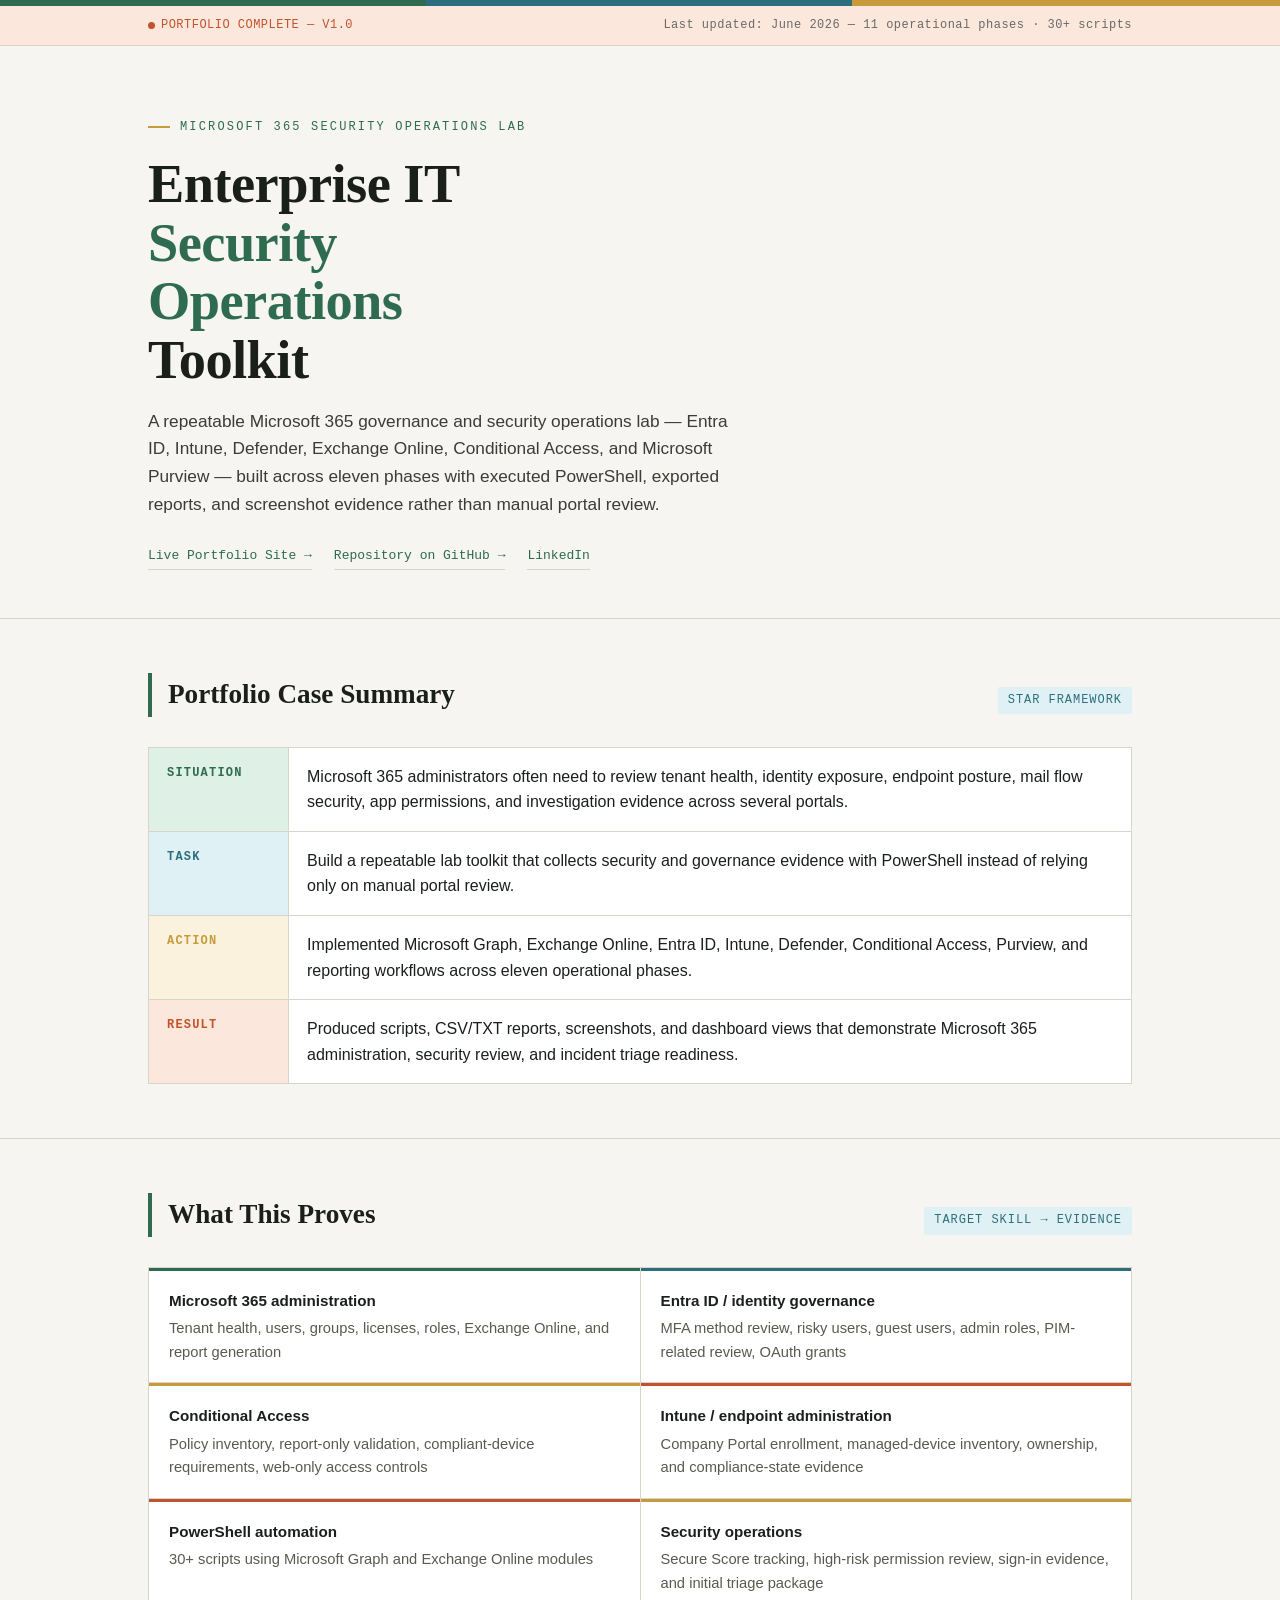
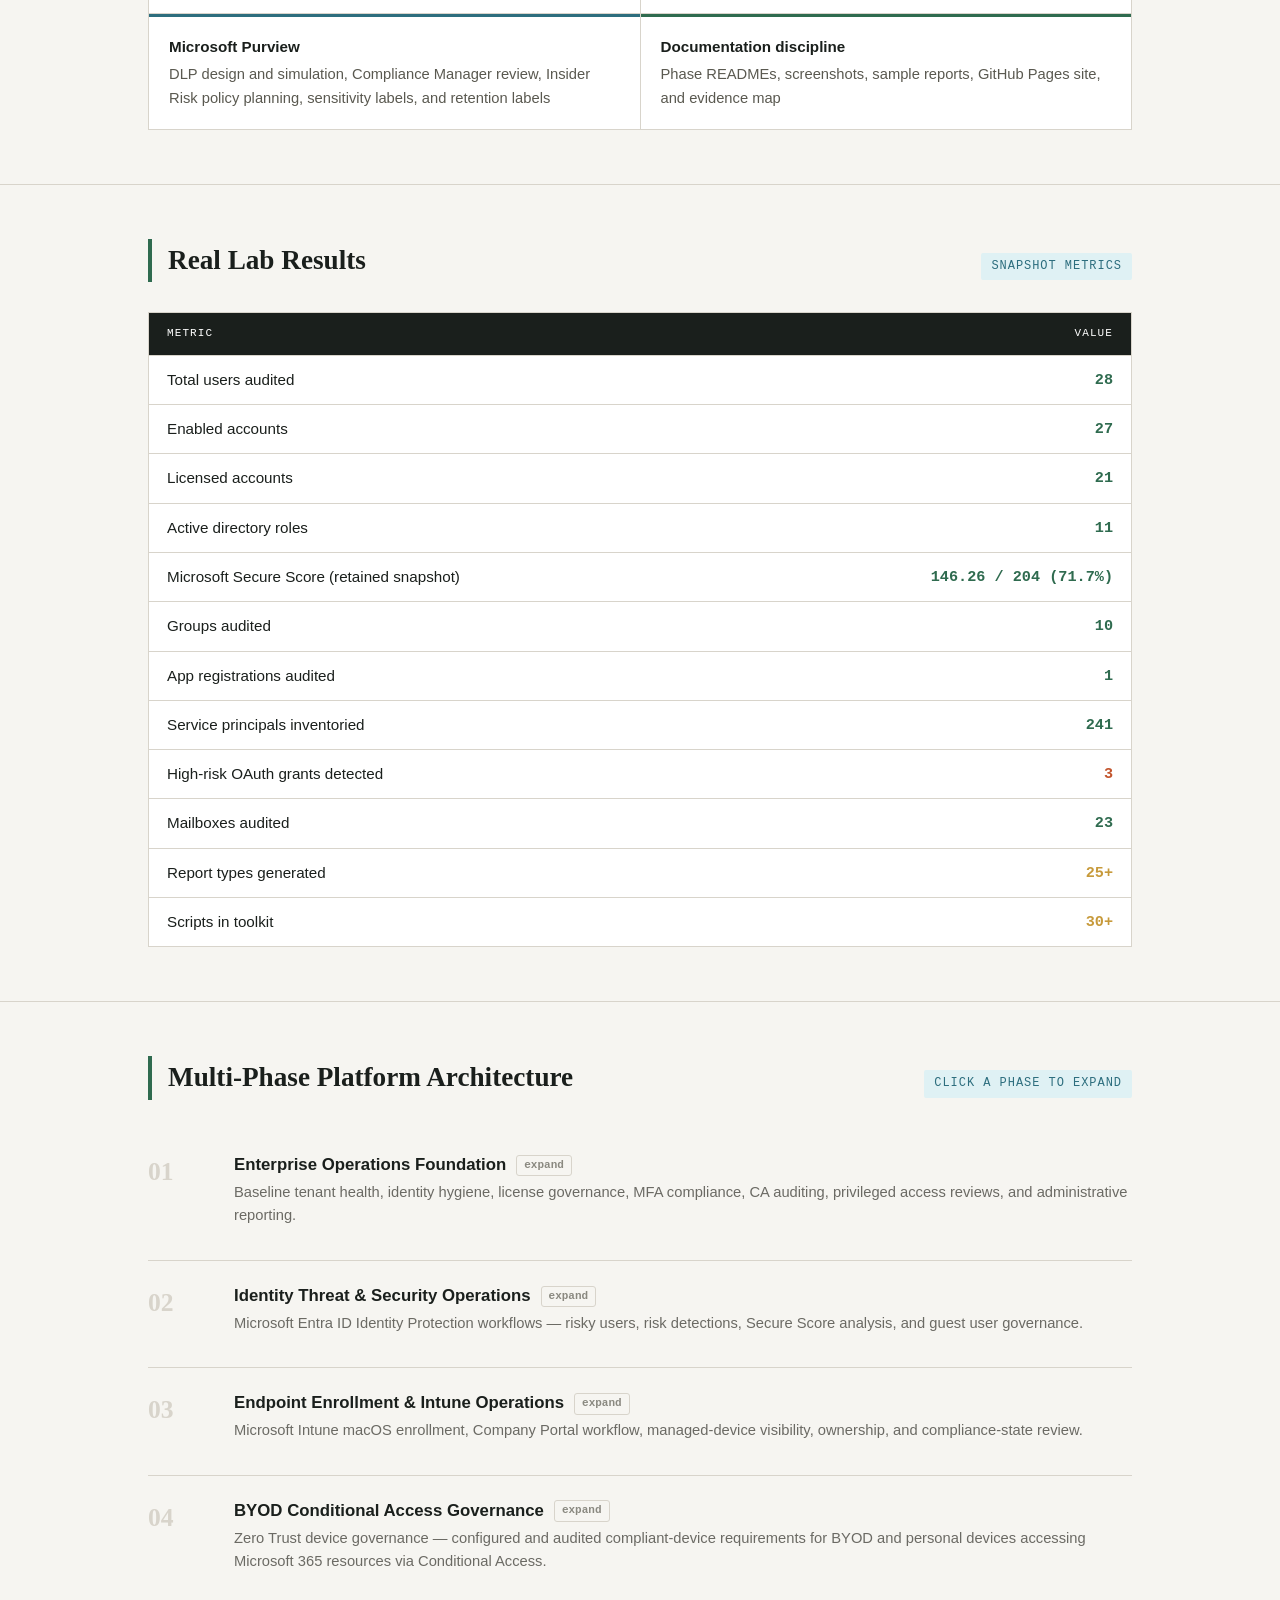
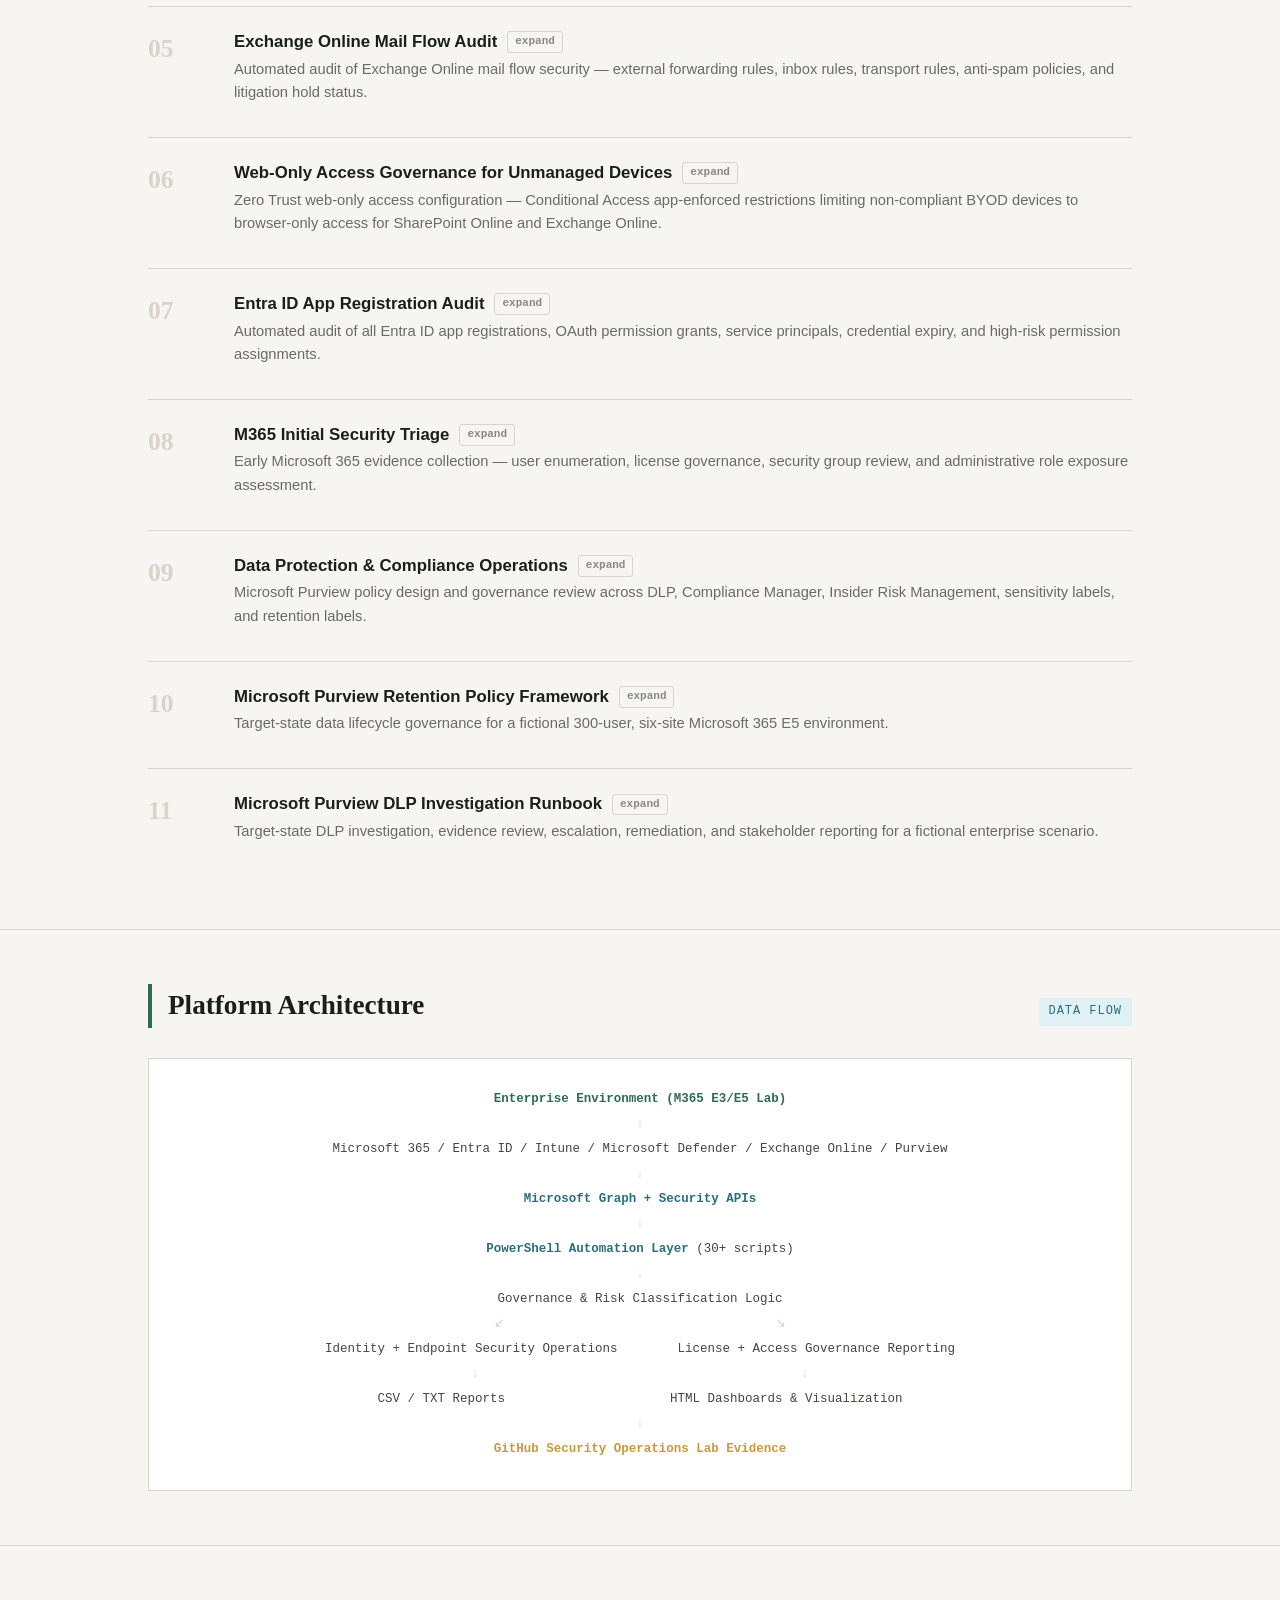
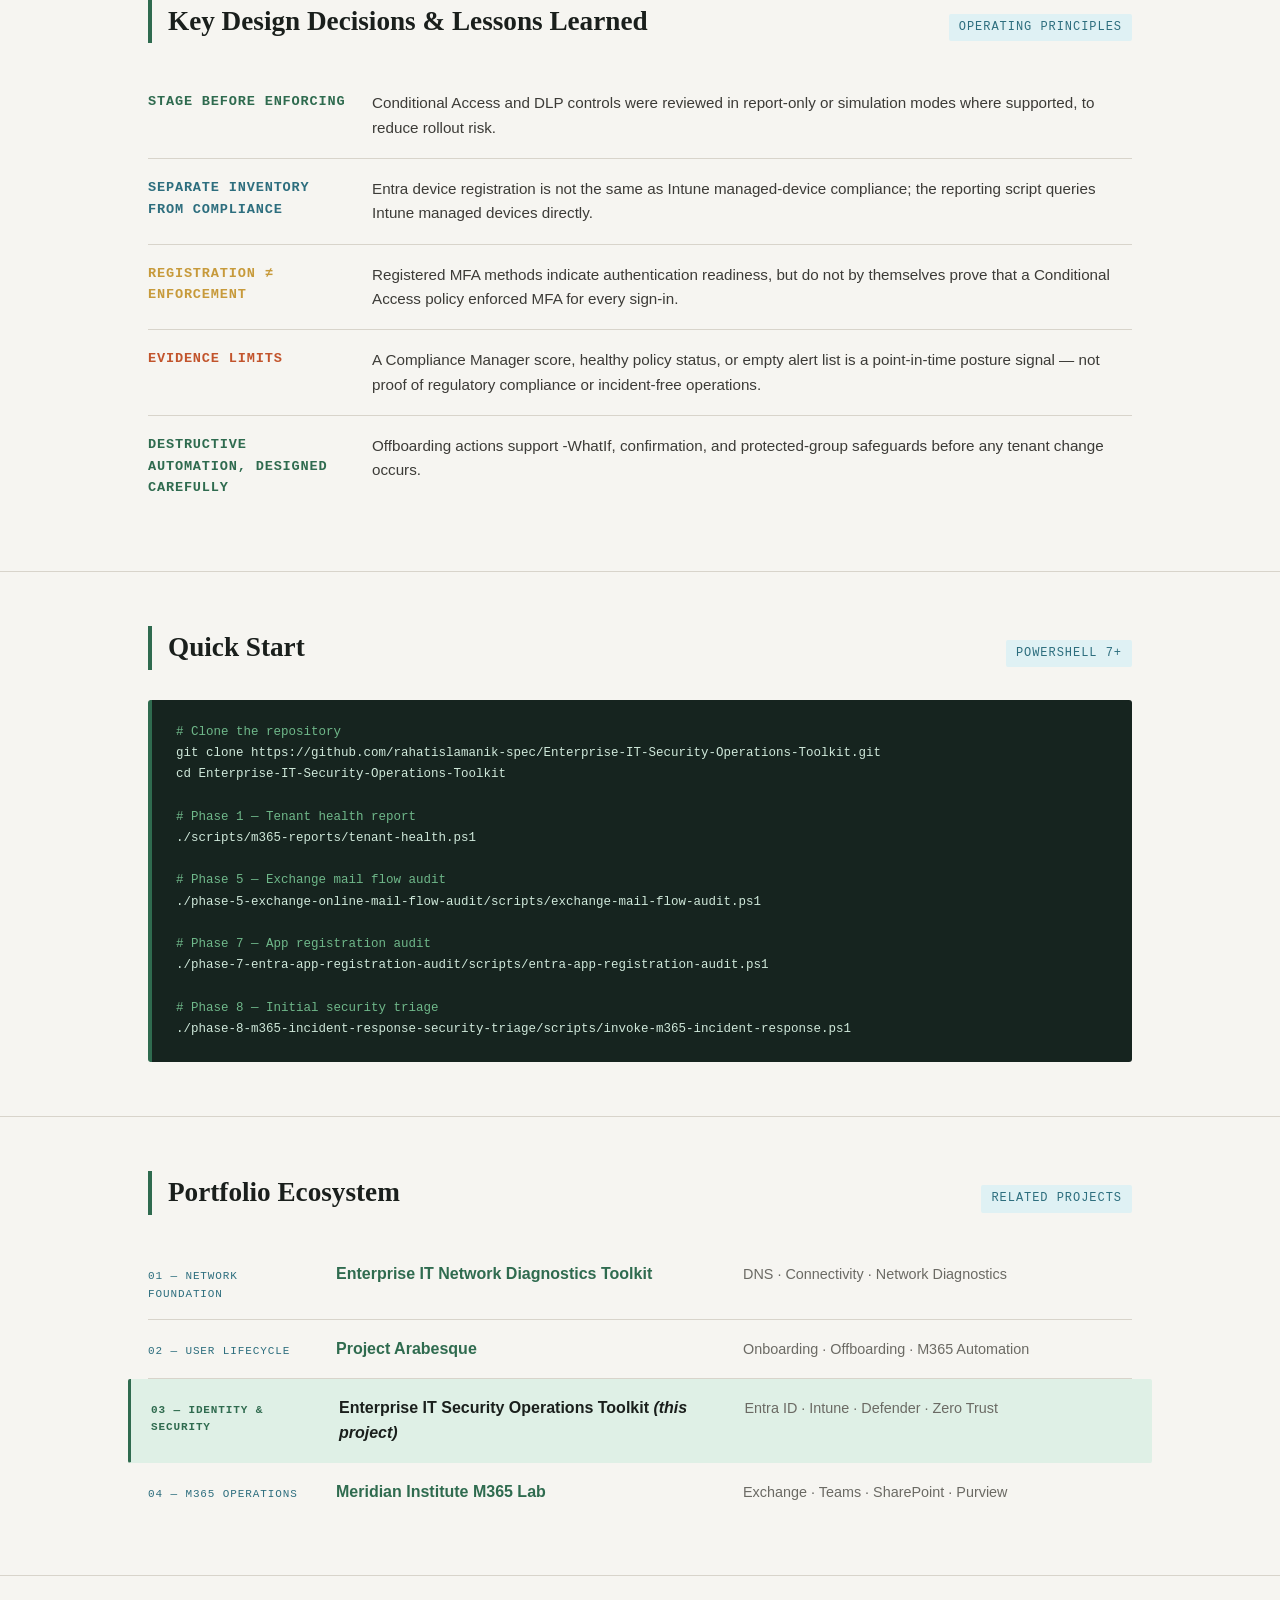
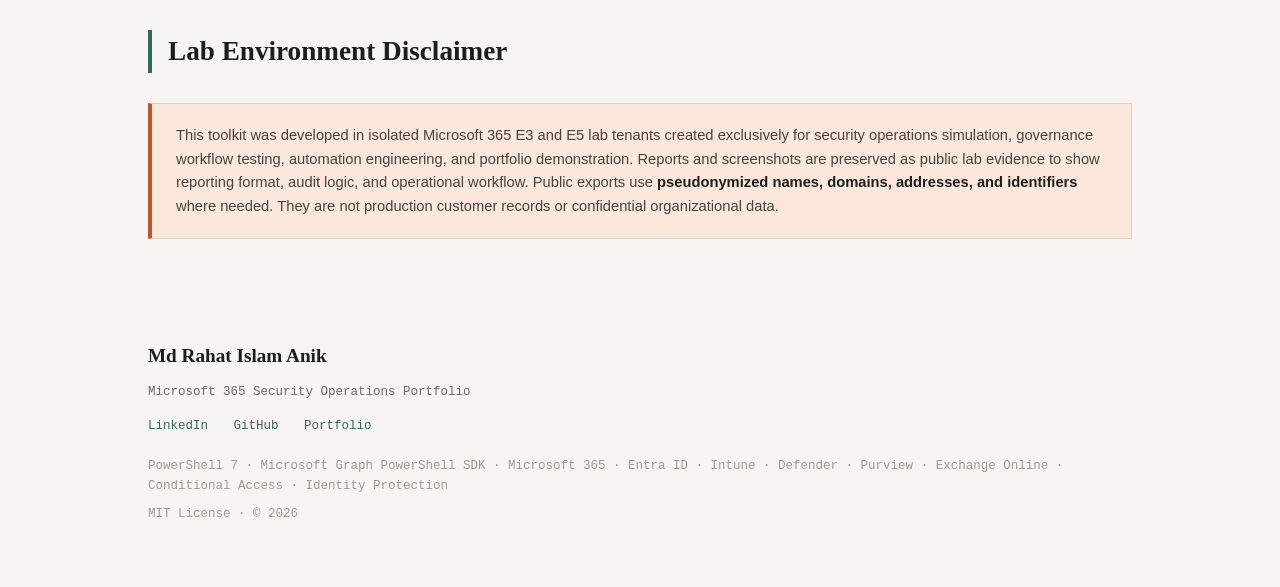
<file: index.html>
<!DOCTYPE html>
<html lang="en">
<head>
<meta charset="UTF-8">
<meta name="viewport" content="width=device-width, initial-scale=1.0">
<title>Enterprise IT Security Operations Toolkit — Md Rahat Islam Anik</title>
<style>
  :root{
    --ink:#1a1f1c;
    --paper:#f6f5f1;
    --line:#d8d4cb;
    --accent:#2f6b4f;
    --accent-soft:#dff0e6;
    --flag:#c2542c;
    --flag-soft:#fbe7dc;
    --gold:#c79a3b;
    --gold-soft:#fbf2dd;
    --teal:#2d6e7e;
    --teal-soft:#dff1f4;
    --mono: 'IBM Plex Mono', 'SF Mono', Consolas, monospace;
    --serif: 'Source Serif 4', Georgia, serif;
    --sans: 'IBM Plex Sans', Arial, sans-serif;
  }
  *{margin:0;padding:0;box-sizing:border-box;}
  html{scroll-behavior:smooth;}
  body{
    background:var(--paper);
    color:var(--ink);
    font-family:var(--sans);
    font-size:16px;
    line-height:1.6;
  }
  body::before{
    content:"";
    display:block;
    height:6px;
    width:100%;
    background:linear-gradient(90deg, var(--accent) 0 33.3%, var(--teal) 33.3% 66.6%, var(--gold) 66.6% 100%);
  }
  a{color:var(--accent);text-decoration:none;}
  a:hover{text-decoration:underline;}
  a:focus-visible, button:focus-visible{outline:2px solid var(--flag); outline-offset:2px;}

  .wrap{max-width:1040px;margin:0 auto;padding:0 28px;}

  /* ===== Top status strip ===== */
  .statusbar{
    border-bottom:1px solid var(--line);
    background:var(--flag-soft);
    font-family:var(--mono);
    font-size:12px;
    letter-spacing:.04em;
  }
  .statusbar .wrap{
    display:flex;justify-content:space-between;align-items:center;
    padding-top:10px;padding-bottom:10px;
    flex-wrap:wrap;gap:8px;
  }
  .status-pill{
    display:inline-flex;align-items:center;gap:6px;
    color:var(--flag);
    text-transform:uppercase;
  }
  .status-pill::before{
    content:"";width:7px;height:7px;border-radius:50%;
    background:var(--flag);display:inline-block;
  }
  .statusbar .meta{color:#6b6a64;}

  /* ===== Header / Hero ===== */
  header.hero{
    padding:64px 0 48px;
    border-bottom:1px solid var(--line);
  }
  .eyebrow{
    font-family:var(--mono);
    font-size:12px;
    letter-spacing:.18em;
    text-transform:uppercase;
    color:var(--accent);
    margin-bottom:18px;
    display:inline-flex;align-items:center;gap:10px;
  }
  .eyebrow::before{
    content:"";display:inline-block;width:22px;height:2px;background:var(--gold);
  }
  h1{
    font-family:var(--serif);
    font-weight:600;
    font-size:clamp(2.1rem, 5vw, 3.4rem);
    line-height:1.08;
    letter-spacing:-0.01em;
    max-width:14ch;
  }
  h1 em{
    font-style:normal;
    color:var(--accent);
  }
  .hero-sub{
    margin-top:18px;
    font-size:1.08rem;
    max-width:62ch;
    color:#3c3b37;
  }
  .hero-links{
    margin-top:28px;
    display:flex;gap:22px;flex-wrap:wrap;
    font-family:var(--mono);font-size:13px;
  }
  .hero-links a{
    border-bottom:1px solid var(--line);
    padding-bottom:2px;
  }
  .hero-links a:hover{border-color:var(--accent);text-decoration:none;}

  /* ===== Section scaffolding ===== */
  section{padding:54px 0;border-bottom:1px solid var(--line);}
  section:last-of-type{border-bottom:none;}
  .section-head{
    display:flex;align-items:baseline;justify-content:space-between;
    gap:24px;margin-bottom:30px;flex-wrap:wrap;
  }
  h2{
    font-family:var(--serif);
    font-size:1.7rem;
    font-weight:600;
    padding-left:16px;
    border-left:4px solid var(--accent);
  }
  .section-tag{
    font-family:var(--mono);font-size:12px;
    color:var(--teal);letter-spacing:.08em;text-transform:uppercase;
    background:var(--teal-soft);
    padding:4px 10px;border-radius:2px;
  }

  /* ===== STAR table ===== */
  .star{
    display:grid;
    grid-template-columns:140px 1fr;
    border:1px solid var(--line);
    background:#fff;
  }
  .star > div{padding:16px 18px;border-bottom:1px solid var(--line);}
  .star > div:nth-last-child(-n+2){border-bottom:none;}
  .star .label{
    font-family:var(--mono);font-size:12px;letter-spacing:.1em;
    text-transform:uppercase;
    border-right:1px solid var(--line);
    font-weight:600;
  }
  .star > div:nth-of-type(1){color:var(--accent);background:var(--accent-soft);}
  .star > div:nth-of-type(3){color:var(--teal);background:var(--teal-soft);}
  .star > div:nth-of-type(5){color:var(--gold);background:var(--gold-soft);}
  .star > div:nth-of-type(7){color:var(--flag);background:var(--flag-soft);}
  @media(max-width:620px){
    .star{grid-template-columns:1fr;}
    .star .label{border-right:none;border-bottom:1px dashed var(--line);}
  }

  /* ===== Two-column feature grid ===== */
  .grid2{
    display:grid;grid-template-columns:1fr 1fr;gap:1px;
    border:1px solid var(--line);background:var(--line);
  }
  .grid2 .cell{background:#fff;padding:18px 20px;border-top:3px solid var(--line);}
  .grid2 .cell:nth-child(8n+1){border-top-color:var(--accent);}
  .grid2 .cell:nth-child(8n+2){border-top-color:var(--teal);}
  .grid2 .cell:nth-child(8n+3){border-top-color:var(--gold);}
  .grid2 .cell:nth-child(8n+4){border-top-color:var(--flag);}
  .grid2 .cell:nth-child(8n+5){border-top-color:var(--flag);}
  .grid2 .cell:nth-child(8n+6){border-top-color:var(--gold);}
  .grid2 .cell:nth-child(8n+7){border-top-color:var(--teal);}
  .grid2 .cell:nth-child(8n+8){border-top-color:var(--accent);}
  .grid2 .cell .k{
    font-weight:600;font-size:.95rem;margin-bottom:4px;
  }
  .grid2 .cell .v{font-size:.92rem;color:#5a5950;}
  @media(max-width:700px){.grid2{grid-template-columns:1fr;}}

  /* ===== Metrics ledger ===== */
  .ledger{
    width:100%;border-collapse:collapse;font-size:.95rem;background:#fff;
    border:1px solid var(--line);
  }
  .ledger th, .ledger td{
    padding:12px 18px;text-align:left;border-bottom:1px solid var(--line);
  }
  .ledger th{
    font-family:var(--mono);font-size:11px;letter-spacing:.1em;
    text-transform:uppercase;color:#fff;font-weight:500;
    background:var(--ink);
  }
  .ledger td.num{
    font-family:var(--mono);font-weight:600;color:var(--accent);
    text-align:right;
  }
  .ledger tr:last-child td{border-bottom:none;}
  .ledger tr:hover{background:var(--accent-soft);}
  .ledger tr.flag td.num{color:var(--flag);}
  .ledger tr.gold td.num{color:var(--gold);}

  /* ===== Phase timeline ===== */
  .phase-list{display:flex;flex-direction:column;}
  .phase{
    display:grid;
    grid-template-columns:64px 1fr;
    gap:22px;
    padding:22px 0;
    border-bottom:1px solid var(--line);
    cursor:pointer;
  }
  .phase:last-child{border-bottom:none;}
  .phase-num{
    font-family:var(--serif);font-weight:600;font-size:1.6rem;
    color:var(--line);transition:color .2s;
  }
  .phase:hover .phase-num,.phase[aria-expanded="true"] .phase-num{color:var(--accent);}
  .phase:nth-child(3n+2):hover .phase-num,.phase:nth-child(3n+2)[aria-expanded="true"] .phase-num{color:var(--teal);}
  .phase:nth-child(3n):hover .phase-num,.phase:nth-child(3n)[aria-expanded="true"] .phase-num{color:var(--gold);}
  .phase-title{
    font-weight:600;font-size:1.05rem;margin-bottom:2px;
    display:flex;align-items:center;gap:10px;flex-wrap:wrap;
  }
  .phase-focus{color:#6b6a64;font-size:.92rem;margin-bottom:10px;}
  .phase-toggle{
    font-family:var(--mono);font-size:11px;color:#8a8980;
    border:1px solid var(--line);border-radius:3px;padding:1px 7px;
    transition:.2s;
  }
  .phase[aria-expanded="true"] .phase-toggle{
    border-color:var(--accent);color:var(--accent);background:var(--accent-soft);
  }
  .phase:nth-child(3n+2)[aria-expanded="true"] .phase-toggle{border-color:var(--teal);color:var(--teal);background:var(--teal-soft);}
  .phase:nth-child(3n)[aria-expanded="true"] .phase-toggle{border-color:var(--gold);color:var(--gold);background:var(--gold-soft);}
  .phase-body{
    display:grid;grid-template-rows:0fr;overflow:hidden;
    transition:grid-template-rows .25s ease;
  }
  .phase[aria-expanded="true"] .phase-body{grid-template-rows:1fr;}
  .phase-body-inner{min-height:0;overflow:hidden;}
  .phase-body ul{
    list-style:none;padding-top:4px;
  }
  .phase-body li{
    font-size:.93rem;color:#46453f;
    padding:6px 0 6px 20px;position:relative;
    border-top:1px dashed var(--line);
  }
  .phase-body li:first-child{border-top:none;}
  .phase-body li::before{
    content:"›";position:absolute;left:0;color:var(--accent);font-weight:600;
  }

  /* ===== Architecture diagram ===== */
  .arch{
    font-family:var(--mono);font-size:12.5px;line-height:2;
    background:#fff;border:1px solid var(--line);
    padding:28px;color:#46453f;overflow-x:auto;
  }
  .arch .row{text-align:center;white-space:pre;}
  .arch .node{
    font-weight:600;
  }
  .arch .node.tier1{color:var(--accent);}
  .arch .node.tier2{color:var(--teal);}
  .arch .node.tier3{color:var(--gold);}
  .arch .arrow{color:var(--line);}

  /* ===== Lessons ===== */
  .lessons{display:flex;flex-direction:column;gap:0;}
  .lesson{
    display:grid;grid-template-columns:200px 1fr;gap:24px;
    padding:18px 0;border-bottom:1px solid var(--line);
  }
  .lesson:last-child{border-bottom:none;}
  .lesson-term{
    font-family:var(--mono);font-size:.85rem;
    text-transform:uppercase;letter-spacing:.06em;
    font-weight:600;
  }
  .lesson:nth-child(5n+1) .lesson-term{color:var(--accent);}
  .lesson:nth-child(5n+2) .lesson-term{color:var(--teal);}
  .lesson:nth-child(5n+3) .lesson-term{color:var(--gold);}
  .lesson:nth-child(5n+4) .lesson-term{color:var(--flag);}
  .lesson:nth-child(5n+5) .lesson-term{color:var(--accent);}
  .lesson-def{font-size:.95rem;color:#3c3b37;}
  @media(max-width:640px){.lesson{grid-template-columns:1fr;gap:6px;}}

  /* ===== Ecosystem ===== */
  .eco{display:flex;flex-direction:column;}
  .eco-row{
    display:grid;grid-template-columns:170px 1fr 1fr;gap:18px;
    padding:16px 0;border-bottom:1px solid var(--line);align-items:baseline;
  }
  .eco-row.you{background:var(--accent-soft);margin:0 -20px;padding:16px 20px;border-radius:2px;border-bottom:1px solid var(--accent-soft);border-left:3px solid var(--accent);}
  .eco-row:last-child{border-bottom:none;}
  .eco-layer{font-family:var(--mono);font-size:11px;letter-spacing:.08em;text-transform:uppercase;color:var(--teal);}
  .eco-row.you .eco-layer{color:var(--accent);font-weight:600;}
  .eco-name{font-weight:600;}
  .eco-focus{font-size:.9rem;color:#6b6a64;}
  @media(max-width:680px){.eco-row{grid-template-columns:1fr;gap:4px;}}

  /* ===== Disclaimer ===== */
  .disclaimer{
    background:var(--flag-soft);border:1px solid var(--line);
    border-left:4px solid var(--flag);
    padding:20px 24px;font-size:.92rem;color:#46453f;
  }
  .disclaimer strong{color:var(--ink);}

  /* ===== Footer ===== */
  footer{
    padding:48px 0 64px;
    font-family:var(--mono);font-size:12.5px;color:#6b6a64;
  }
  footer .name{
    font-family:var(--serif);font-size:1.2rem;font-weight:600;color:var(--ink);
    margin-bottom:10px;
  }
  footer a{margin-right:18px;}

  /* ===== Quick start code block ===== */
  pre.code{
    background:#16241f;color:#cfe8da;
    font-family:var(--mono);font-size:12.5px;line-height:1.7;
    padding:22px 24px;border-radius:3px;overflow-x:auto;
    border-left:4px solid var(--accent);
  }
  pre.code .c{color:#6fb88a;}

  @media (prefers-reduced-motion: reduce){
    *{transition:none !important;}
  }
</style>
</head>
<body>

<div class="statusbar">
  <div class="wrap">
    <span class="status-pill">Portfolio Complete — v1.0</span>
    <span class="meta">Last updated: June 2026 — 11 operational phases · 30+ scripts</span>
  </div>
</div>

<header class="hero">
  <div class="wrap">
    <div class="eyebrow">Microsoft 365 Security Operations Lab</div>
    <h1>Enterprise IT <em>Security Operations</em> Toolkit</h1>
    <p class="hero-sub">
      A repeatable Microsoft 365 governance and security operations lab — Entra ID, Intune, Defender, Exchange Online, Conditional Access, and Microsoft Purview — built across eleven phases with executed PowerShell, exported reports, and screenshot evidence rather than manual portal review.
    </p>
    <div class="hero-links">
      <a href="https://rahatislamanik-spec.github.io/Enterprise-IT-Security-Operations-Toolkit/" target="_blank" rel="noopener">Live Portfolio Site →</a>
      <a href="https://github.com/rahatislamanik-spec/Enterprise-IT-Security-Operations-Toolkit" target="_blank" rel="noopener">Repository on GitHub →</a>
      <a href="https://linkedin.com/in/rahatislamanik" target="_blank" rel="noopener">LinkedIn</a>
    </div>
  </div>
</header>

<section id="summary">
  <div class="wrap">
    <div class="section-head">
      <h2>Portfolio Case Summary</h2>
      <span class="section-tag">STAR Framework</span>
    </div>
    <div class="star">
      <div class="label">Situation</div>
      <div>Microsoft 365 administrators often need to review tenant health, identity exposure, endpoint posture, mail flow security, app permissions, and investigation evidence across several portals.</div>
      <div class="label">Task</div>
      <div>Build a repeatable lab toolkit that collects security and governance evidence with PowerShell instead of relying only on manual portal review.</div>
      <div class="label">Action</div>
      <div>Implemented Microsoft Graph, Exchange Online, Entra ID, Intune, Defender, Conditional Access, Purview, and reporting workflows across eleven operational phases.</div>
      <div class="label">Result</div>
      <div>Produced scripts, CSV/TXT reports, screenshots, and dashboard views that demonstrate Microsoft 365 administration, security review, and incident triage readiness.</div>
    </div>
  </div>
</section>

<section id="evidence">
  <div class="wrap">
    <div class="section-head">
      <h2>What This Proves</h2>
      <span class="section-tag">Target skill → evidence</span>
    </div>
    <div class="grid2">
      <div class="cell"><div class="k">Microsoft 365 administration</div><div class="v">Tenant health, users, groups, licenses, roles, Exchange Online, and report generation</div></div>
      <div class="cell"><div class="k">Entra ID / identity governance</div><div class="v">MFA method review, risky users, guest users, admin roles, PIM-related review, OAuth grants</div></div>
      <div class="cell"><div class="k">Conditional Access</div><div class="v">Policy inventory, report-only validation, compliant-device requirements, web-only access controls</div></div>
      <div class="cell"><div class="k">Intune / endpoint administration</div><div class="v">Company Portal enrollment, managed-device inventory, ownership, and compliance-state evidence</div></div>
      <div class="cell"><div class="k">PowerShell automation</div><div class="v">30+ scripts using Microsoft Graph and Exchange Online modules</div></div>
      <div class="cell"><div class="k">Security operations</div><div class="v">Secure Score tracking, high-risk permission review, sign-in evidence, and initial triage package</div></div>
      <div class="cell"><div class="k">Microsoft Purview</div><div class="v">DLP design and simulation, Compliance Manager review, Insider Risk policy planning, sensitivity labels, and retention labels</div></div>
      <div class="cell"><div class="k">Documentation discipline</div><div class="v">Phase READMEs, screenshots, sample reports, GitHub Pages site, and evidence map</div></div>
    </div>
  </div>
</section>

<section id="results">
  <div class="wrap">
    <div class="section-head">
      <h2>Real Lab Results</h2>
      <span class="section-tag">Snapshot metrics</span>
    </div>
    <table class="ledger">
      <thead>
        <tr><th>Metric</th><th style="text-align:right;">Value</th></tr>
      </thead>
      <tbody>
        <tr><td>Total users audited</td><td class="num">28</td></tr>
        <tr><td>Enabled accounts</td><td class="num">27</td></tr>
        <tr><td>Licensed accounts</td><td class="num">21</td></tr>
        <tr><td>Active directory roles</td><td class="num">11</td></tr>
        <tr><td>Microsoft Secure Score (retained snapshot)</td><td class="num">146.26 / 204 (71.7%)</td></tr>
        <tr><td>Groups audited</td><td class="num">10</td></tr>
        <tr><td>App registrations audited</td><td class="num">1</td></tr>
        <tr><td>Service principals inventoried</td><td class="num">241</td></tr>
        <tr class="flag"><td>High-risk OAuth grants detected</td><td class="num">3</td></tr>
        <tr><td>Mailboxes audited</td><td class="num">23</td></tr>
        <tr class="gold"><td>Report types generated</td><td class="num">25+</td></tr>
        <tr class="gold"><td>Scripts in toolkit</td><td class="num">30+</td></tr>
      </tbody>
    </table>
  </div>
</section>

<section id="phases">
  <div class="wrap">
    <div class="section-head">
      <h2>Multi-Phase Platform Architecture</h2>
      <span class="section-tag">Click a phase to expand</span>
    </div>
    <div class="phase-list" id="phaseList">

      <article class="phase" tabindex="0" role="button" aria-expanded="false">
        <div class="phase-num">01</div>
        <div>
          <div class="phase-title">Enterprise Operations Foundation <span class="phase-toggle">expand</span></div>
          <div class="phase-focus">Baseline tenant health, identity hygiene, license governance, MFA compliance, CA auditing, privileged access reviews, and administrative reporting.</div>
          <div class="phase-body"><div class="phase-body-inner"><ul>
            <li>Full tenant health snapshot (users, groups, licenses, roles) in a single script</li>
            <li>MFA method-level audit — Authenticator, Phone, FIDO2, Passwordless-ready classification</li>
            <li>Admin role review with CRITICAL/HIGH/MEDIUM/STANDARD risk tier classification</li>
            <li>License waste identification — disabled users holding licenses flagged automatically</li>
            <li>User offboarding automation — disable, revoke sessions, remove licenses and groups</li>
          </ul></div></div>
        </div>
      </article>

      <article class="phase" tabindex="0" role="button" aria-expanded="false">
        <div class="phase-num">02</div>
        <div>
          <div class="phase-title">Identity Threat &amp; Security Operations <span class="phase-toggle">expand</span></div>
          <div class="phase-focus">Microsoft Entra ID Identity Protection workflows — risky users, risk detections, Secure Score analysis, and guest user governance.</div>
          <div class="phase-body"><div class="phase-body-inner"><ul>
            <li>Identity Protection scripts prepared for risky-user and risk-detection review</li>
            <li>Zero-result risk and guest queries documented honestly; empty exports were not retained</li>
            <li>Secure Score analysis — retained lab snapshot scored 146.26 / 204 (71.7%)</li>
            <li>Guest user governance — inactive guest detection with external domain mapping</li>
          </ul></div></div>
        </div>
      </article>

      <article class="phase" tabindex="0" role="button" aria-expanded="false">
        <div class="phase-num">03</div>
        <div>
          <div class="phase-title">Endpoint Enrollment &amp; Intune Operations <span class="phase-toggle">expand</span></div>
          <div class="phase-focus">Microsoft Intune macOS enrollment, Company Portal workflow, managed-device visibility, ownership, and compliance-state review.</div>
          <div class="phase-body"><div class="phase-body-inner"><ul>
            <li>Company Portal management-profile installation workflow</li>
            <li>Intune managed-device inventory with platform, ownership, and compliance state</li>
            <li>Company Portal device-status review</li>
            <li>Unsupported Defender incident and recommendation claims explicitly removed</li>
          </ul></div></div>
        </div>
      </article>

      <article class="phase" tabindex="0" role="button" aria-expanded="false">
        <div class="phase-num">04</div>
        <div>
          <div class="phase-title">BYOD Conditional Access Governance <span class="phase-toggle">expand</span></div>
          <div class="phase-focus">Zero Trust device governance — configured and audited compliant-device requirements for BYOD and personal devices accessing Microsoft 365 resources via Conditional Access.</div>
          <div class="phase-body"><div class="phase-body-inner"><ul>
            <li>BYOD device inventory — classifies all Entra ID devices by ownership, trust type, and compliance state</li>
            <li>Conditional Access policy audit — identifies policies requiring compliant devices</li>
            <li>Three tiered Intune compliance policies: iOS BYOD, Windows Standard, Windows Faculty/Staff</li>
            <li>Report-only compliant-device access design documented with Intune policy evidence</li>
          </ul></div></div>
        </div>
      </article>

      <article class="phase" tabindex="0" role="button" aria-expanded="false">
        <div class="phase-num">05</div>
        <div>
          <div class="phase-title">Exchange Online Mail Flow Audit <span class="phase-toggle">expand</span></div>
          <div class="phase-focus">Automated audit of Exchange Online mail flow security — external forwarding rules, inbox rules, transport rules, anti-spam policies, and litigation hold status.</div>
          <div class="phase-body"><div class="phase-body-inner"><ul>
            <li>23 mailboxes audited for unauthorized external forwarding — none detected</li>
            <li>Inbox rules scanned for forwarding/redirect actions</li>
            <li>Transport rule inventory with state and action documentation</li>
            <li>Anti-spam policy coverage verified across inbound, outbound, and connection filtering</li>
            <li>3 non-empty CSV reports retained from PowerShell and Exchange Online Management workflows</li>
          </ul></div></div>
        </div>
      </article>

      <article class="phase" tabindex="0" role="button" aria-expanded="false">
        <div class="phase-num">06</div>
        <div>
          <div class="phase-title">Web-Only Access Governance for Unmanaged Devices <span class="phase-toggle">expand</span></div>
          <div class="phase-focus">Zero Trust web-only access configuration — Conditional Access app-enforced restrictions limiting non-compliant BYOD devices to browser-only access for SharePoint Online and Exchange Online.</div>
          <div class="phase-body"><div class="phase-body-inner"><ul>
            <li>CA policy targeting non-compliant devices with device filter rule</li>
            <li>App-enforced restrictions session control — browser-only, no native apps, no downloads</li>
            <li>PowerShell audit script detects and classifies web-only governance policies</li>
            <li>Before/after audit evidence showing 0 → 1 web-only policy detection</li>
          </ul></div></div>
        </div>
      </article>

      <article class="phase" tabindex="0" role="button" aria-expanded="false">
        <div class="phase-num">07</div>
        <div>
          <div class="phase-title">Entra ID App Registration Audit <span class="phase-toggle">expand</span></div>
          <div class="phase-focus">Automated audit of all Entra ID app registrations, OAuth permission grants, service principals, credential expiry, and high-risk permission assignments.</div>
          <div class="phase-body"><div class="phase-body-inner"><ul>
            <li>1 app registration audited — AWS Single-Account Access (SAML SSO integration)</li>
            <li>241 service principals inventoried across Microsoft first-party and third-party apps</li>
            <li>8 OAuth grants reviewed — full delegated permission inventory</li>
            <li>3 high-risk permission grants detected — User.ReadWrite.All, Directory.ReadWrite.All, AuditLog.Read.All</li>
            <li>0 expired credentials — no abandoned app registrations</li>
            <li>4 CSV reports exported via PowerShell and Microsoft Graph</li>
          </ul></div></div>
        </div>
      </article>

      <article class="phase" tabindex="0" role="button" aria-expanded="false">
        <div class="phase-num">08</div>
        <div>
          <div class="phase-title">M365 Initial Security Triage <span class="phase-toggle">expand</span></div>
          <div class="phase-focus">Early Microsoft 365 evidence collection — user enumeration, license governance, security group review, and administrative role exposure assessment.</div>
          <div class="phase-body"><div class="phase-body-inner"><ul>
            <li>Scenario: a user reports suspicious activity; the administrator uses Microsoft Graph PowerShell to collect early-stage evidence before escalation</li>
            <li>25 user accounts enumerated with account status and identity details</li>
            <li>3 license SKUs reviewed — consumption and capability status documented</li>
            <li>10 security groups inventoried — membership and security enablement verified</li>
            <li>11 administrative roles identified — exposure assessment for incident triage</li>
            <li>Executive summary report generated for escalation documentation</li>
            <li>5 structured reports exported via PowerShell and Microsoft Graph</li>
          </ul></div></div>
        </div>
      </article>

      <article class="phase" tabindex="0" role="button" aria-expanded="false">
        <div class="phase-num">09</div>
        <div>
          <div class="phase-title">Data Protection &amp; Compliance Operations <span class="phase-toggle">expand</span></div>
          <div class="phase-focus">Microsoft Purview policy design and governance review across DLP, Compliance Manager, Insider Risk Management, sensitivity labels, and retention labels.</div>
          <div class="phase-body"><div class="phase-body-inner"><ul>
            <li>DLP policy scope documented across Exchange, SharePoint, OneDrive, and Teams</li>
            <li>Sensitive information conditions, alert behavior, user notifications, and overrides reviewed</li>
            <li>DLP policy retained in simulation mode for staged validation</li>
            <li>Compliance Manager assessments, score snapshot, and improvement actions documented</li>
            <li>Insider Risk Management policy design and policy-health evidence captured</li>
            <li>Sensitivity-label hierarchy, publishing policy, adaptive scope, and simulation-mode auto-labeling workflow documented</li>
            <li>Seven-year retention-label configuration reviewed</li>
          </ul></div></div>
        </div>
      </article>

      <article class="phase" tabindex="0" role="button" aria-expanded="false">
        <div class="phase-num">10</div>
        <div>
          <div class="phase-title">Microsoft Purview Retention Policy Framework <span class="phase-toggle">expand</span></div>
          <div class="phase-focus">Target-state data lifecycle governance for a fictional 300-user, six-site Microsoft 365 E5 environment.</div>
          <div class="phase-body"><div class="phase-body-inner"><ul>
            <li>Retention policy taxonomy across Exchange Online, SharePoint Online, OneDrive, and Teams</li>
            <li>Retention-label hierarchy for financial, HR, client, operational, and transactional records</li>
            <li>Records-management, legal-hold, archiving, deletion, and audit-review workflows</li>
            <li>PowerShell audit script for retention policies, labels, and workload coverage</li>
            <li>Explicit separation between design coverage and unverified production outcomes</li>
          </ul></div></div>
        </div>
      </article>

      <article class="phase" tabindex="0" role="button" aria-expanded="false">
        <div class="phase-num">11</div>
        <div>
          <div class="phase-title">Microsoft Purview DLP Investigation Runbook <span class="phase-toggle">expand</span></div>
          <div class="phase-focus">Target-state DLP investigation, evidence review, escalation, remediation, and stakeholder reporting for a fictional enterprise scenario.</div>
          <div class="phase-body"><div class="phase-body-inner"><ul>
            <li>Eight-step workflow spanning DLP alerts, Activity Explorer, audit, eDiscovery, and Insider Risk</li>
            <li>Root-cause scenarios and escalation criteria for security, compliance, HR, and business stakeholders</li>
            <li>Five DLP rule categories documented as design concepts rather than claimed enforcement history</li>
            <li>PowerShell script for date-, policy-, and severity-scoped DLP alert reporting</li>
            <li>Fictional organization and reserved example identifiers used throughout</li>
          </ul></div></div>
        </div>
      </article>

    </div>
  </div>
</section>

<section id="architecture">
  <div class="wrap">
    <div class="section-head">
      <h2>Platform Architecture</h2>
      <span class="section-tag">Data flow</span>
    </div>
    <div class="arch">
<div class="row"><span class="node tier1">Enterprise Environment (M365 E3/E5 Lab)</span></div>
<div class="row arrow">↓</div>
<div class="row">Microsoft 365 / Entra ID / Intune / Microsoft Defender / Exchange Online / Purview</div>
<div class="row arrow">↓</div>
<div class="row"><span class="node tier2">Microsoft Graph + Security APIs</span></div>
<div class="row arrow">↓</div>
<div class="row"><span class="node tier2">PowerShell Automation Layer</span> (30+ scripts)</div>
<div class="row arrow">↓</div>
<div class="row">Governance &amp; Risk Classification Logic</div>
<div class="row arrow">↙                                    ↘</div>
<div class="row">Identity + Endpoint Security Operations &nbsp;&nbsp;&nbsp;&nbsp;&nbsp;&nbsp; License + Access Governance Reporting</div>
<div class="row arrow">↓ &nbsp;&nbsp;&nbsp;&nbsp;&nbsp;&nbsp;&nbsp;&nbsp;&nbsp;&nbsp;&nbsp;&nbsp;&nbsp;&nbsp;&nbsp;&nbsp;&nbsp;&nbsp;&nbsp;&nbsp;&nbsp;&nbsp;&nbsp;&nbsp;&nbsp;&nbsp;&nbsp;&nbsp;&nbsp;&nbsp;&nbsp;&nbsp;&nbsp;&nbsp;&nbsp;&nbsp;&nbsp;&nbsp;&nbsp;&nbsp;&nbsp; ↓</div>
<div class="row">CSV / TXT Reports &nbsp;&nbsp;&nbsp;&nbsp;&nbsp;&nbsp;&nbsp;&nbsp;&nbsp;&nbsp;&nbsp;&nbsp;&nbsp;&nbsp;&nbsp;&nbsp;&nbsp;&nbsp;&nbsp;&nbsp; HTML Dashboards &amp; Visualization</div>
<div class="row arrow">↓</div>
<div class="row"><span class="node tier3">GitHub Security Operations Lab Evidence</span></div>
    </div>
  </div>
</section>

<section id="lessons">
  <div class="wrap">
    <div class="section-head">
      <h2>Key Design Decisions &amp; Lessons Learned</h2>
      <span class="section-tag">Operating principles</span>
    </div>
    <div class="lessons">
      <div class="lesson">
        <div class="lesson-term">Stage before enforcing</div>
        <div class="lesson-def">Conditional Access and DLP controls were reviewed in report-only or simulation modes where supported, to reduce rollout risk.</div>
      </div>
      <div class="lesson">
        <div class="lesson-term">Separate inventory from compliance</div>
        <div class="lesson-def">Entra device registration is not the same as Intune managed-device compliance; the reporting script queries Intune managed devices directly.</div>
      </div>
      <div class="lesson">
        <div class="lesson-term">Registration ≠ enforcement</div>
        <div class="lesson-def">Registered MFA methods indicate authentication readiness, but do not by themselves prove that a Conditional Access policy enforced MFA for every sign-in.</div>
      </div>
      <div class="lesson">
        <div class="lesson-term">Evidence limits</div>
        <div class="lesson-def">A Compliance Manager score, healthy policy status, or empty alert list is a point-in-time posture signal — not proof of regulatory compliance or incident-free operations.</div>
      </div>
      <div class="lesson">
        <div class="lesson-term">Destructive automation, designed carefully</div>
        <div class="lesson-def">Offboarding actions support -WhatIf, confirmation, and protected-group safeguards before any tenant change occurs.</div>
      </div>
    </div>
  </div>
</section>

<section id="quickstart">
  <div class="wrap">
    <div class="section-head">
      <h2>Quick Start</h2>
      <span class="section-tag">PowerShell 7+</span>
    </div>
    <pre class="code"><span class="c"># Clone the repository</span>
git clone https://github.com/rahatislamanik-spec/Enterprise-IT-Security-Operations-Toolkit.git
cd Enterprise-IT-Security-Operations-Toolkit

<span class="c"># Phase 1 — Tenant health report</span>
./scripts/m365-reports/tenant-health.ps1

<span class="c"># Phase 5 — Exchange mail flow audit</span>
./phase-5-exchange-online-mail-flow-audit/scripts/exchange-mail-flow-audit.ps1

<span class="c"># Phase 7 — App registration audit</span>
./phase-7-entra-app-registration-audit/scripts/entra-app-registration-audit.ps1

<span class="c"># Phase 8 — Initial security triage</span>
./phase-8-m365-incident-response-security-triage/scripts/invoke-m365-incident-response.ps1</pre>
  </div>
</section>

<section id="ecosystem">
  <div class="wrap">
    <div class="section-head">
      <h2>Portfolio Ecosystem</h2>
      <span class="section-tag">Related projects</span>
    </div>
    <div class="eco">
      <div class="eco-row">
        <div class="eco-layer">01 — Network Foundation</div>
        <div class="eco-name"><a href="#" target="_blank">Enterprise IT Network Diagnostics Toolkit</a></div>
        <div class="eco-focus">DNS · Connectivity · Network Diagnostics</div>
      </div>
      <div class="eco-row">
        <div class="eco-layer">02 — User Lifecycle</div>
        <div class="eco-name"><a href="#" target="_blank">Project Arabesque</a></div>
        <div class="eco-focus">Onboarding · Offboarding · M365 Automation</div>
      </div>
      <div class="eco-row you">
        <div class="eco-layer">03 — Identity &amp; Security</div>
        <div class="eco-name">Enterprise IT Security Operations Toolkit <em>(this project)</em></div>
        <div class="eco-focus">Entra ID · Intune · Defender · Zero Trust</div>
      </div>
      <div class="eco-row">
        <div class="eco-layer">04 — M365 Operations</div>
        <div class="eco-name"><a href="#" target="_blank">Meridian Institute M365 Lab</a></div>
        <div class="eco-focus">Exchange · Teams · SharePoint · Purview</div>
      </div>
    </div>
  </div>
</section>

<section id="disclaimer">
  <div class="wrap">
    <div class="section-head">
      <h2>Lab Environment Disclaimer</h2>
    </div>
    <div class="disclaimer">
      This toolkit was developed in isolated Microsoft 365 E3 and E5 lab tenants created exclusively for security operations simulation, governance workflow testing, automation engineering, and portfolio demonstration. Reports and screenshots are preserved as public lab evidence to show reporting format, audit logic, and operational workflow. Public exports use <strong>pseudonymized names, domains, addresses, and identifiers</strong> where needed. They are not production customer records or confidential organizational data.
    </div>
  </div>
</section>

<footer>
  <div class="wrap">
    <div class="name">Md Rahat Islam Anik</div>
    <div>Microsoft 365 Security Operations Portfolio</div>
    <div style="margin-top:14px;">
      <a href="https://linkedin.com/in/rahatislamanik" target="_blank" rel="noopener">LinkedIn</a>
      <a href="https://github.com/rahatislamanik-spec" target="_blank" rel="noopener">GitHub</a>
      <a href="https://rahatislamanik-spec.github.io/IT-Portfolio-Rahat-Islam-Anik" target="_blank" rel="noopener">Portfolio</a>
    </div>
    <div style="margin-top:20px;color:#9c9b92;">PowerShell 7 · Microsoft Graph PowerShell SDK · Microsoft 365 · Entra ID · Intune · Defender · Purview · Exchange Online · Conditional Access · Identity Protection</div>
    <div style="margin-top:8px;color:#9c9b92;">MIT License · © 2026</div>
  </div>
</footer>

<script>
  document.querySelectorAll('.phase').forEach(p => {
    function toggle(){
      const open = p.getAttribute('aria-expanded') === 'true';
      p.setAttribute('aria-expanded', open ? 'false' : 'true');
      const tog = p.querySelector('.phase-toggle');
      tog.textContent = open ? 'expand' : 'collapse';
    }
    p.addEventListener('click', toggle);
    p.addEventListener('keydown', e => {
      if(e.key === 'Enter' || e.key === ' '){ e.preventDefault(); toggle(); }
    });
  });
</script>

</body>
</html>
</file>
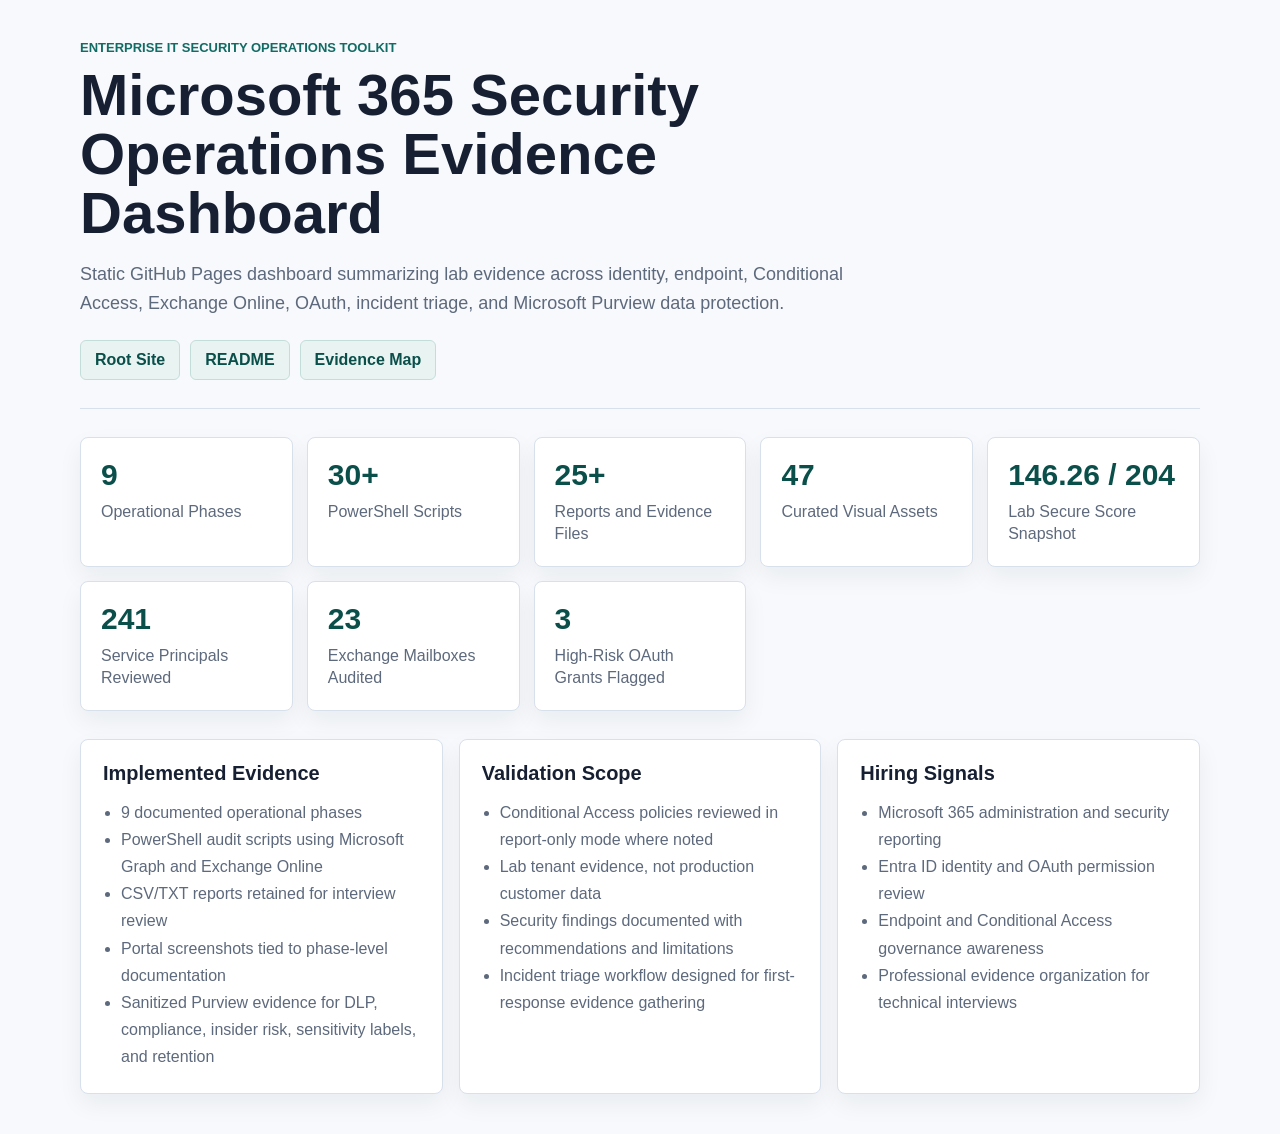
<file: dashboard/index.html>
<!DOCTYPE html>
<html lang="en">
<head>
  <meta charset="UTF-8">
  <meta name="viewport" content="width=device-width, initial-scale=1.0">
  <title>M365 Security Operations Evidence Dashboard</title>
  <link rel="stylesheet" href="styles.css">
</head>
<body>
  <main class="shell">
    <header class="hero">
      <p class="eyebrow">Enterprise IT Security Operations Toolkit</p>
      <h1>Microsoft 365 Security Operations Evidence Dashboard</h1>
      <p class="lead">Static GitHub Pages dashboard summarizing lab evidence across identity, endpoint, Conditional Access, Exchange Online, OAuth, incident triage, and Microsoft Purview data protection.</p>
      <nav class="actions" aria-label="Dashboard links">
        <a href="../">Root Site</a>
        <a href="https://github.com/rahatislamanik-spec/Enterprise-IT-Security-Operations-Toolkit/blob/main/README.md" target="_blank" rel="noreferrer">README</a>
        <a href="https://github.com/rahatislamanik-spec/Enterprise-IT-Security-Operations-Toolkit/blob/main/docs/evidence-map.md" target="_blank" rel="noreferrer">Evidence Map</a>
      </nav>
    </header>

    <section class="metrics" id="platformMetrics" aria-label="Project metrics"></section>

    <section class="panel-grid" aria-label="Evidence summary">
      <article class="panel">
        <h2>Implemented Evidence</h2>
        <ul>
          <li>9 documented operational phases</li>
          <li>PowerShell audit scripts using Microsoft Graph and Exchange Online</li>
          <li>CSV/TXT reports retained for interview review</li>
          <li>Portal screenshots tied to phase-level documentation</li>
          <li>Sanitized Purview evidence for DLP, compliance, insider risk, sensitivity labels, and retention</li>
        </ul>
      </article>

      <article class="panel">
        <h2>Validation Scope</h2>
        <ul>
          <li>Conditional Access policies reviewed in report-only mode where noted</li>
          <li>Lab tenant evidence, not production customer data</li>
          <li>Security findings documented with recommendations and limitations</li>
          <li>Incident triage workflow designed for first-response evidence gathering</li>
        </ul>
      </article>

      <article class="panel">
        <h2>Hiring Signals</h2>
        <ul>
          <li>Microsoft 365 administration and security reporting</li>
          <li>Entra ID identity and OAuth permission review</li>
          <li>Endpoint and Conditional Access governance awareness</li>
          <li>Professional evidence organization for technical interviews</li>
        </ul>
      </article>
    </section>
  </main>

  <script src="app.js"></script>
</body>
</html>
</file>
<file: dashboard/styles.css>
:root {
  color-scheme: light;
  --bg: #f7f9fc;
  --text: #172033;
  --muted: #5d697c;
  --panel: #ffffff;
  --line: #d8e0ec;
  --accent: #126b64;
  --accent-strong: #0a4f4a;
  --soft: #e9f4f2;
}

* {
  box-sizing: border-box;
}

body {
  margin: 0;
  font-family: Arial, Helvetica, sans-serif;
  background: var(--bg);
  color: var(--text);
}

.shell {
  width: min(1120px, calc(100% - 32px));
  margin: 0 auto;
  padding: 40px 0;
}

.hero {
  padding: 0 0 28px;
  border-bottom: 1px solid var(--line);
}

.eyebrow {
  margin: 0 0 10px;
  color: var(--accent);
  font-weight: 700;
  text-transform: uppercase;
  font-size: 13px;
}

h1 {
  max-width: 860px;
  margin: 0;
  font-size: clamp(34px, 6vw, 58px);
  line-height: 1.02;
}

.lead {
  max-width: 820px;
  margin: 18px 0 0;
  color: var(--muted);
  font-size: 18px;
  line-height: 1.6;
}

.actions {
  display: flex;
  flex-wrap: wrap;
  gap: 10px;
  margin-top: 22px;
}

.actions a {
  color: var(--accent-strong);
  background: var(--soft);
  border: 1px solid #c3ded9;
  border-radius: 6px;
  padding: 10px 14px;
  text-decoration: none;
  font-weight: 700;
}

.metrics {
  display: grid;
  grid-template-columns: repeat(auto-fit, minmax(210px, 1fr));
  gap: 14px;
  margin: 28px 0;
}

.metric-card,
.panel {
  background: var(--panel);
  border: 1px solid var(--line);
  border-radius: 8px;
  box-shadow: 0 10px 24px rgba(23, 32, 51, 0.06);
}

.metric-card {
  min-height: 118px;
  padding: 20px;
}

.metric-card strong {
  display: block;
  color: var(--accent-strong);
  font-size: 30px;
  line-height: 1.1;
}

.metric-card span {
  display: block;
  margin-top: 10px;
  color: var(--muted);
  line-height: 1.4;
}

.panel-grid {
  display: grid;
  grid-template-columns: repeat(auto-fit, minmax(280px, 1fr));
  gap: 16px;
}

.panel {
  padding: 22px;
}

.panel h2 {
  margin: 0 0 14px;
  font-size: 20px;
}

.panel ul {
  margin: 0;
  padding-left: 18px;
  color: var(--muted);
  line-height: 1.7;
}

@media (max-width: 640px) {
  .shell {
    width: min(100% - 24px, 1120px);
    padding: 28px 0;
  }

  .lead {
    font-size: 16px;
  }
}
</file>
